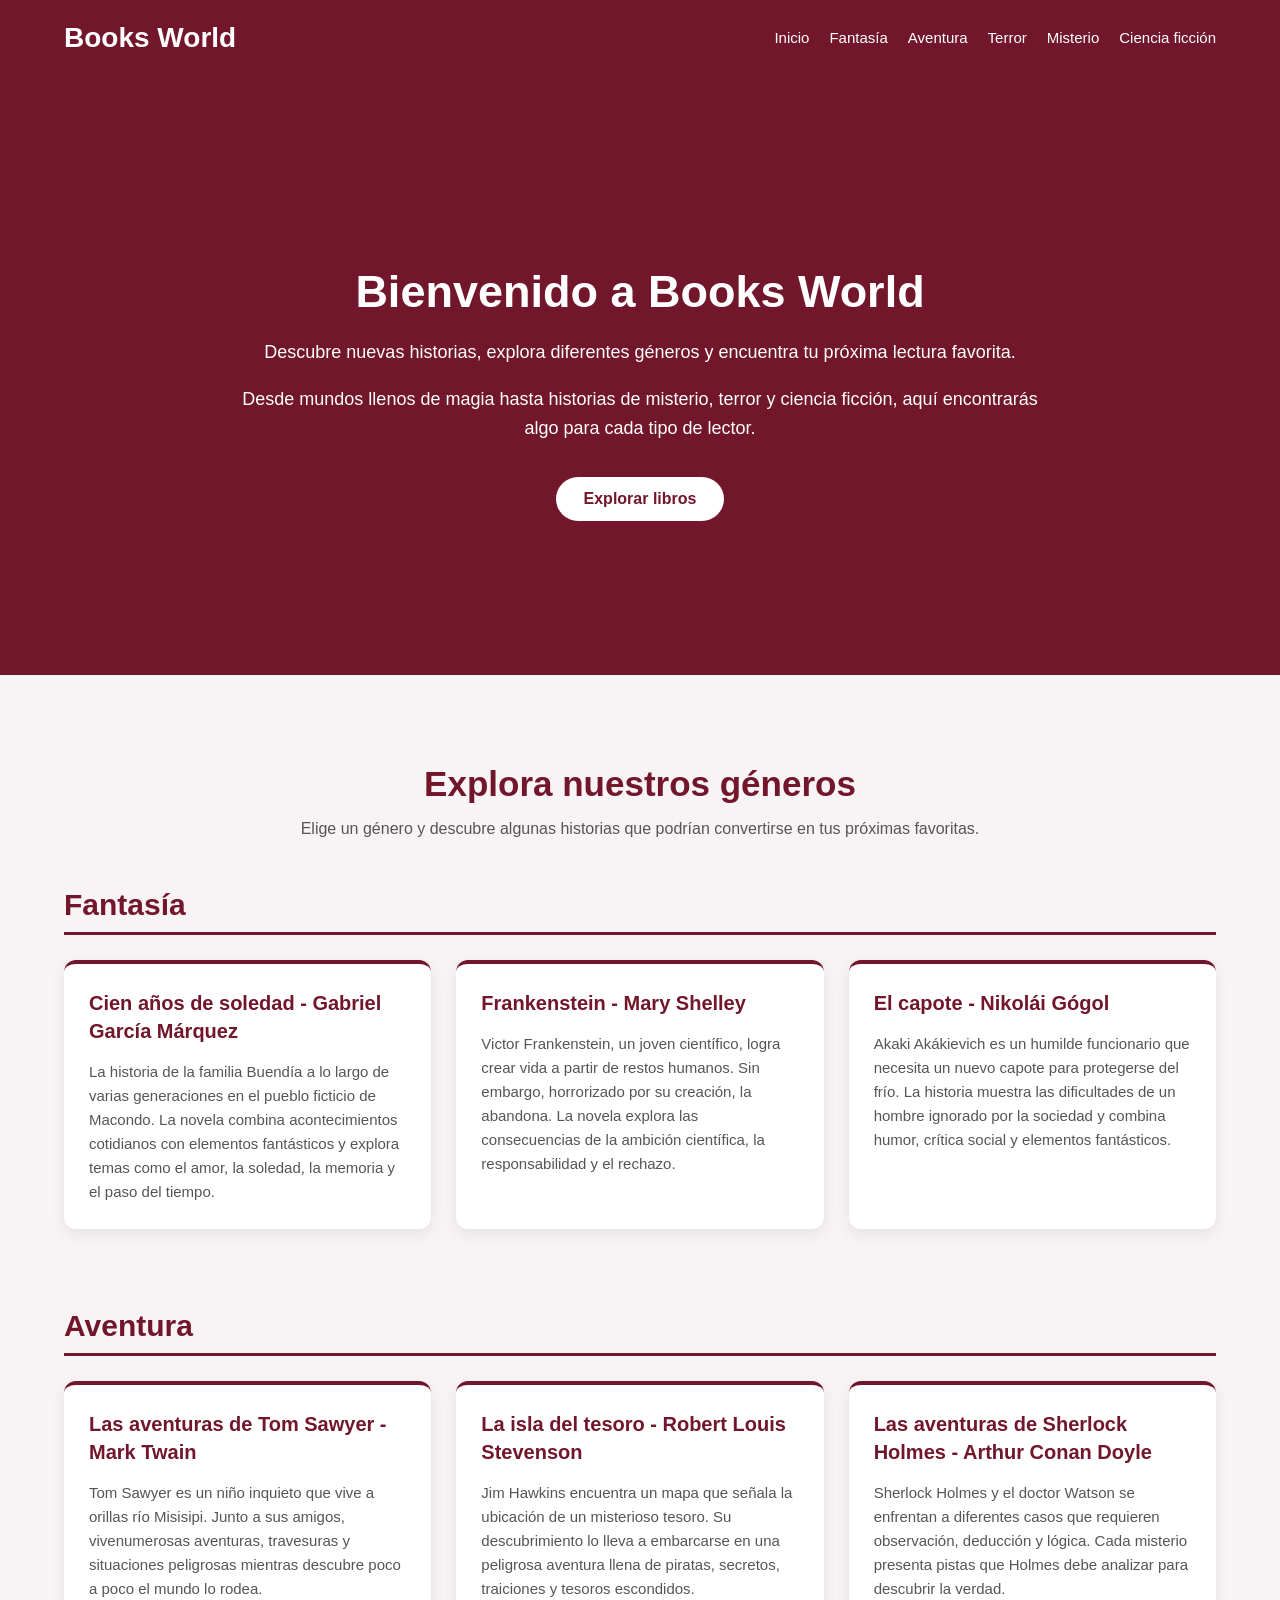
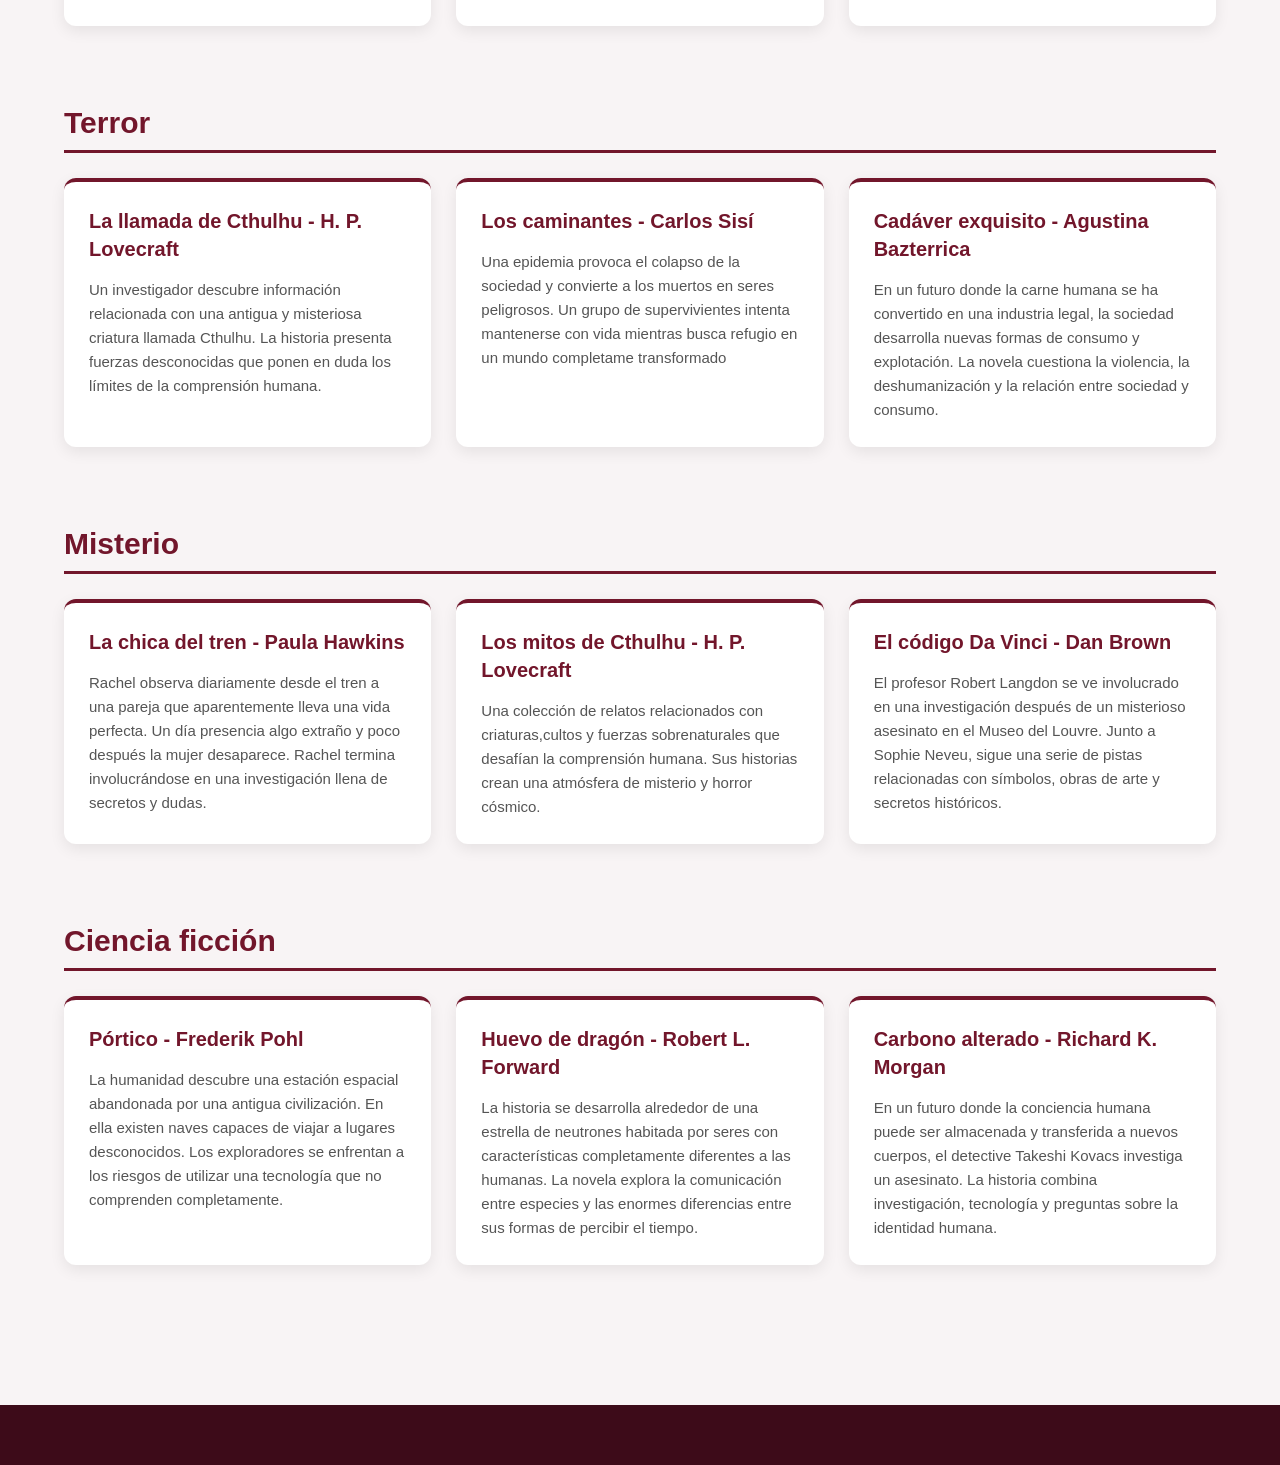
<file: index.html>
<!DOCTYPE html>
<html lang="es">

<head>
    <meta charset="UTF-8">
    <meta name="viewport" content="width=device-width, initial-scale=1.0">

    <meta name="description"
    content="Books World: descubre libros de fantasía, aventura, terror, misterio y ciencia ficción.">
    <title>Books World | Descubre tu próxima historia</title>
    <link rel="stylesheet" href="style.css">
</head>



<body>

    <!-- ENCABEZADO -->
    <header>

    <!-- MENÚ -->
    <div class="navbar">

        <div class="logo">
            <a href="#inicio">Books World</a>
        </div>

        <nav>
            <ul class="nav-links">
                <li><a href="#inicio">Inicio</a></li>
                <li><a href="#fantasia">Fantasía</a></li>
                <li><a href="#aventura">Aventura</a></li>
                <li><a href="#terror">Terror</a></li>
                <li><a href="#misterio">Misterio</a></li>
                <li><a href="#ciencia-ficcion">Ciencia ficción</a></li>
            </ul>
        </nav>

    </div>

</header>


<!-- MINI MENÚ -->
<div class="mini-menu">

    <a href="#inicio" class="mini-logo">
        Books World
    </a>

    <button class="menu-button" id="menu-button">
        ☰
    </button>

</div>


<!-- MENÚ QUE SE ABRE -->
<nav class="menu-desplegable" id="menu-desplegable">

    <a href="#inicio">Inicio</a>
    <a href="#fantasia">Fantasía</a>
    <a href="#aventura">Aventura</a>
    <a href="#terror">Terror</a>
    <a href="#misterio">Misterio</a>
    <a href="#ciencia-ficcion">Ciencia ficción</a>

</nav>



    <!-- CONTENIDO PRINCIPAL -->
    <main>

        <!-- SECCIÓN DE BIENVENIDA -->
        <section id="inicio" class="hero">

            <div class="hero-content">

                <h1>Bienvenido a Books World</h1>

                <p>
                    Descubre nuevas historias, explora diferentes géneros
                    y encuentra tu próxima lectura favorita.
                </p>

                <p>
                    Desde mundos llenos de magia hasta historias de misterio,
                    terror y ciencia ficción, aquí encontrarás algo para
                    cada tipo de lector.
                </p>

                <a href="#categorias-libros" class="btn">
                    Explorar libros
                </a>

            </div>

        </section>


        <!-- CATEGORÍAS DE LIBROS -->
        <section id="categorias-libros" class="categorias">

            <div class="section-title">

                <h2>Explora nuestros géneros</h2>

                <p>
                    Elige un género y descubre algunas historias que
                    podrían convertirse en tus próximas favoritas.
                </p>

            </div>


            <!-- FANTASÍA -->
            <article id="fantasia" class="categoria">
                <h2>Fantasía</h2>
                <div class="libros">
                    <section class="libro">
                        <h3>Cien años de soledad - Gabriel García Márquez</h3>
                        <p>La historia de la familia Buendía a lo largo de varias generaciones en el pueblo ficticio de Macondo. La novela combina acontecimientos cotidianos con elementos fantásticos y explora temas como el amor, la soledad, la memoria y el paso del tiempo.</p>
                    </section>
                    <section class="libro">
                        <h3>
                            Frankenstein - Mary Shelley
                        </h3>
                        <p>
                            Victor Frankenstein, un joven científico, logra
                            crear vida a partir de restos humanos. Sin embargo,
                            horrorizado por su creación, la abandona. La novela
                            explora las consecuencias de la ambición científica,
                            la responsabilidad y el rechazo.
                        </p>
                    </section>
                    <section class="libro">
                        <h3>
                            El capote - Nikolái Gógol
                        </h3>
                        <p>
                            Akaki Akákievich es un humilde funcionario que
                            necesita un nuevo capote para protegerse del frío.
                            La historia muestra las dificultades de un hombre
                            ignorado por la sociedad y combina humor, crítica
                            social y elementos fantásticos.</p>
                    </section>
                </div>
            </article>


            <!-- AVENTURA -->
            <article id="aventura" class="categoria">
                <h2>Aventura</h2>
                <div class="libros">
                    <section class="libro">
                        <h3>Las aventuras de Tom Sawyer - Mark Twain</h3>
                        <p>Tom Sawyer es un niño inquieto que vive a orillas río Misisipi. Junto a sus amigos, vivenumerosas aventuras, travesuras y situaciones peligrosas mientras descubre poco a poco el mundo lo rodea.</p>
                    </section>
                    <section class="libro">
                        <h3>La isla del tesoro - Robert Louis Stevenson</h3>
                        <p>Jim Hawkins encuentra un mapa que señala la ubicación de un misterioso tesoro. Su descubrimiento lo lleva a embarcarse en una peligrosa aventura llena de piratas, secretos, traiciones y tesoros escondidos.</p>
                    </section>
                    <section class="libro">
                        <h3>Las aventuras de Sherlock Holmes - Arthur Conan Doyle</h3>
                        <p>Sherlock Holmes y el doctor Watson se enfrentan a diferentes casos que requieren observación, deducción y lógica. Cada misterio presenta pistas que Holmes debe analizar para descubrir la verdad.</p>
                    </section>
                </div>
            </article>


            <!-- TERROR -->
            <article id="terror" class="categoria">
                <h2>Terror</h2>
                <div class="libros">
                    <section class="libro">
                        <h3>La llamada de Cthulhu - H. P. Lovecraft</h3>
                        <p>Un investigador descubre información relacionada con una antigua y misteriosa criatura llamada Cthulhu. La historia presenta fuerzas desconocidas que ponen en duda los límites de la comprensión humana.</p>
                    </section>
                    <section class="libro">
                        <h3>Los caminantes - Carlos Sisí</h3>
                        <p>Una epidemia provoca el colapso de la sociedad y convierte a los muertos en seres peligrosos. Un grupo de supervivientes intenta mantenerse con vida mientras busca refugio en un mundo completame transformado</p>
                    </section>
                    <section class="libro">
                        <h3>Cadáver exquisito - Agustina Bazterrica</h3>
                        <p>En un futuro donde la carne humana se ha convertido en una industria legal, la sociedad desarrolla nuevas formas de consumo y explotación. La novela cuestiona la violencia, la deshumanización y la relación entre sociedad y consumo.</p>
                    </section>
                </div>
            </article>


            <!-- MISTERIO -->
            <article id="misterio" class="categoria">
                <h2>Misterio</h2>
                <div class="libros">
                    <section class="libro">
                        <h3>La chica del tren - Paula Hawkins</h3>
                        <p>Rachel observa diariamente desde el tren a una pareja que aparentemente lleva una vida perfecta. Un día presencia algo extraño y poco después la mujer desaparece. Rachel termina involucrándose en una investigación llena de secretos y dudas.</p>
                    </section>
                    <section class="libro">
                        <h3>Los mitos de Cthulhu - H. P. Lovecraft</h3>
                        <p>Una colección de relatos relacionados con criaturas,cultos y fuerzas sobrenaturales que desafían la comprensión humana. Sus historias crean una atmósfera de misterio y horror cósmico.</p>
                    </section>
                    <section class="libro">
                        <h3>El código Da Vinci - Dan Brown</h3>
                        <p>El profesor Robert Langdon se ve involucrado en una investigación después de un misterioso asesinato en el Museo del Louvre. Junto a Sophie Neveu, sigue una serie de pistas relacionadas con símbolos, obras de arte y secretos históricos.</p>
                    </section>
                </div>
            </article>


            <!-- CIENCIA FICCIÓN -->
            <article id="ciencia-ficcion" class="categoria">
                <h2>Ciencia ficción</h2>
                <div class="libros">
                    <section class="libro">
                        <h3>Pórtico - Frederik Pohl</h3>
                        <p>La humanidad descubre una estación espacial abandonada por una antigua civilización. En ella existen naves capaces de viajar a lugares desconocidos. Los exploradores se enfrentan a los riesgos de utilizar una tecnología que no comprenden completamente.</p>
                    </section>
                    <section class="libro">
                        <h3>Huevo de dragón - Robert L. Forward</h3>
                        <p>La historia se desarrolla alrededor de una estrella de neutrones habitada por seres con características completamente diferentes a las humanas. La novela explora la comunicación entre especies y las enormes diferencias entre sus formas de percibir el tiempo.</p>
                    </section>
                    <section class="libro">
                        <h3> Carbono alterado - Richard K. Morgan
                        </h3>
                        <p>En un futuro donde la conciencia humana puede ser almacenada y transferida a nuevos cuerpos, el detective Takeshi Kovacs investiga un asesinato. La historia combina investigación, tecnología y preguntas sobre la identidad humana.</p>
                    </section>
                </div>
            </article>
        </section>
    </main>


    <!-- PIE DE PÁGINA -->
    <footer>

    </footer>


    <!-- JAVASCRIPT DEL MINI MENÚ -->
    <script>
        const miniMenu = document.querySelector(".mini-menu");
        const menuButton = document.querySelector("#menu-button");
        const menuDesplegable = document.querySelector("#menu-desplegable");

        /* Mostrar el mini menú cuando bajamos */
        window.addEventListener("scroll", function () {
            if (window.scrollY > 200) {
                miniMenu.classList.add("mostrar");

            } else {
                miniMenu.classList.remove("mostrar");
                menuDesplegable.classList.remove("abierto");
            }
        });

        /* Abrir y cerrar el menú */
        menuButton.addEventListener("click", function () {
            menuDesplegable.classList.toggle("abierto");
        });


        /* Cerrar el menú al seleccionar una opción */
        const enlaces = menuDesplegable.querySelectorAll("a");
        enlaces.forEach(function (enlace) {
            enlace.addEventListener("click", function () {
                menuDesplegable.classList.remove("abierto");
            });
        });
    </script>
</body>
</html>
</file>
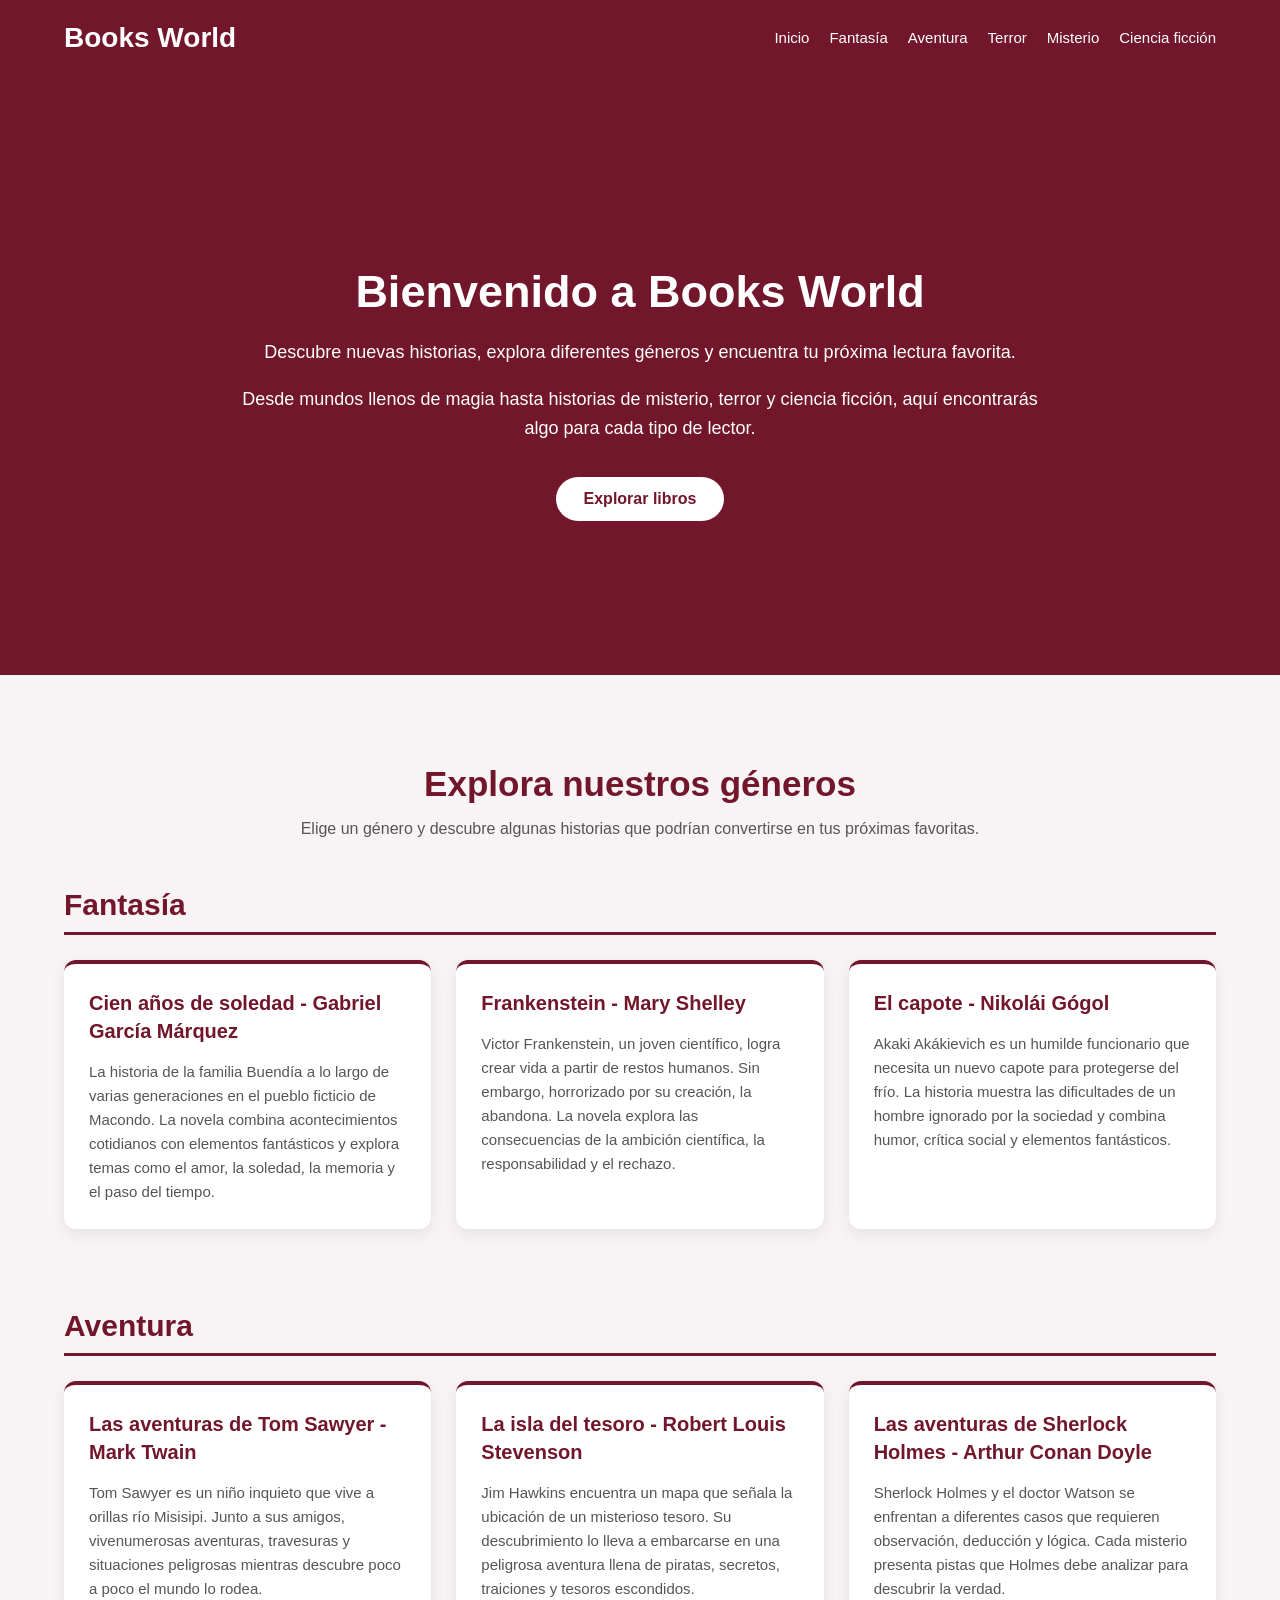
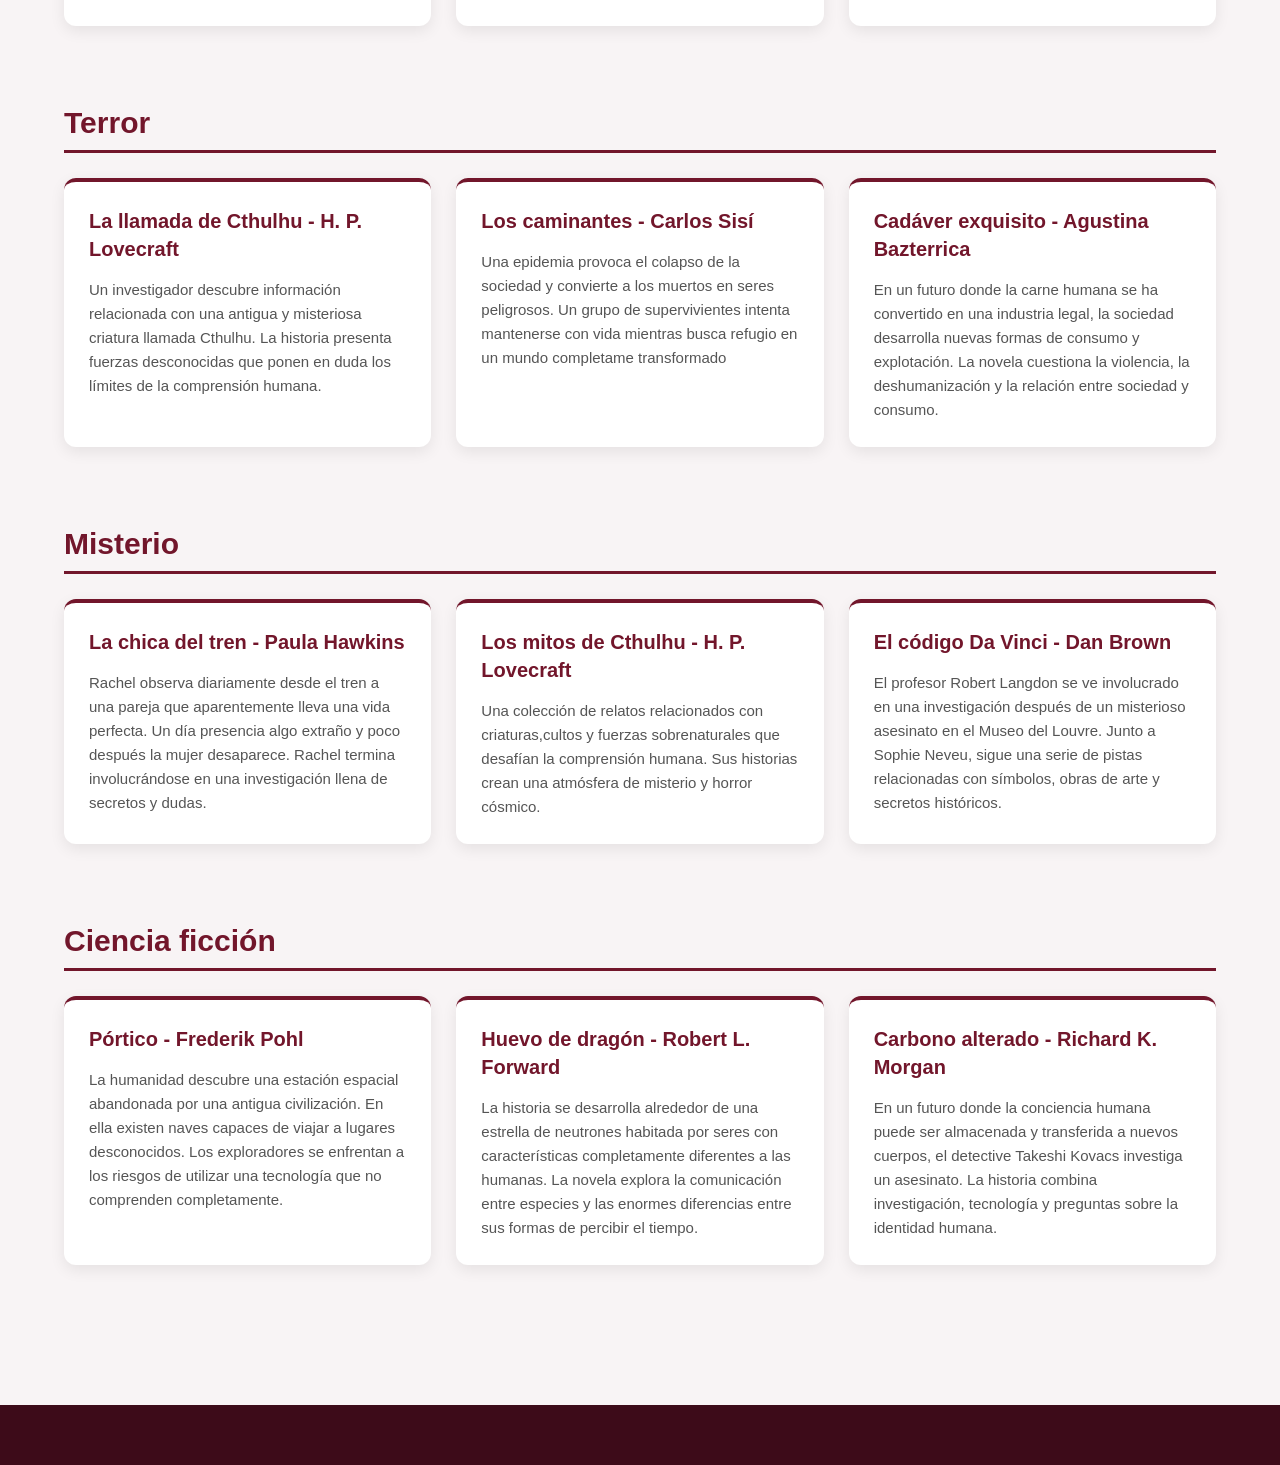
<file: Módulo 10 - desarrollo web/index.html>
<!DOCTYPE html>
<html lang="es">

<head>
    <meta charset="UTF-8">
    <meta name="viewport" content="width=device-width, initial-scale=1.0">

    <meta name="description"
    content="Books World: descubre libros de fantasía, aventura, terror, misterio y ciencia ficción.">
    <title>Books World | Descubre tu próxima historia</title>
    <link rel="stylesheet" href="style.css">
</head>



<body>

    <!-- ENCABEZADO -->
    <header>

    <!-- MENÚ -->
    <div class="navbar">

        <div class="logo">
            <a href="#inicio">Books World</a>
        </div>

        <nav>
            <ul class="nav-links">
                <li><a href="#inicio">Inicio</a></li>
                <li><a href="#fantasia">Fantasía</a></li>
                <li><a href="#aventura">Aventura</a></li>
                <li><a href="#terror">Terror</a></li>
                <li><a href="#misterio">Misterio</a></li>
                <li><a href="#ciencia-ficcion">Ciencia ficción</a></li>
            </ul>
        </nav>

    </div>

</header>


<!-- MINI MENÚ -->
<div class="mini-menu">

    <a href="#inicio" class="mini-logo">
        Books World
    </a>

    <button class="menu-button" id="menu-button">
        ☰
    </button>

</div>


<!-- MENÚ QUE SE ABRE -->
<nav class="menu-desplegable" id="menu-desplegable">

    <a href="#inicio">Inicio</a>
    <a href="#fantasia">Fantasía</a>
    <a href="#aventura">Aventura</a>
    <a href="#terror">Terror</a>
    <a href="#misterio">Misterio</a>
    <a href="#ciencia-ficcion">Ciencia ficción</a>

</nav>



    <!-- CONTENIDO PRINCIPAL -->
    <main>

        <!-- SECCIÓN DE BIENVENIDA -->
        <section id="inicio" class="hero">

            <div class="hero-content">

                <h1>Bienvenido a Books World</h1>

                <p>
                    Descubre nuevas historias, explora diferentes géneros
                    y encuentra tu próxima lectura favorita.
                </p>

                <p>
                    Desde mundos llenos de magia hasta historias de misterio,
                    terror y ciencia ficción, aquí encontrarás algo para
                    cada tipo de lector.
                </p>

                <a href="#categorias-libros" class="btn">
                    Explorar libros
                </a>

            </div>

        </section>


        <!-- CATEGORÍAS DE LIBROS -->
        <section id="categorias-libros" class="categorias">

            <div class="section-title">

                <h2>Explora nuestros géneros</h2>

                <p>
                    Elige un género y descubre algunas historias que
                    podrían convertirse en tus próximas favoritas.
                </p>

            </div>


            <!-- FANTASÍA -->
            <article id="fantasia" class="categoria">
                <h2>Fantasía</h2>
                <div class="libros">
                    <section class="libro">
                        <h3>Cien años de soledad - Gabriel García Márquez</h3>
                        <p>La historia de la familia Buendía a lo largo de varias generaciones en el pueblo ficticio de Macondo. La novela combina acontecimientos cotidianos con elementos fantásticos y explora temas como el amor, la soledad, la memoria y el paso del tiempo.</p>
                    </section>
                    <section class="libro">
                        <h3>
                            Frankenstein - Mary Shelley
                        </h3>
                        <p>
                            Victor Frankenstein, un joven científico, logra
                            crear vida a partir de restos humanos. Sin embargo,
                            horrorizado por su creación, la abandona. La novela
                            explora las consecuencias de la ambición científica,
                            la responsabilidad y el rechazo.
                        </p>
                    </section>
                    <section class="libro">
                        <h3>
                            El capote - Nikolái Gógol
                        </h3>
                        <p>
                            Akaki Akákievich es un humilde funcionario que
                            necesita un nuevo capote para protegerse del frío.
                            La historia muestra las dificultades de un hombre
                            ignorado por la sociedad y combina humor, crítica
                            social y elementos fantásticos.</p>
                    </section>
                </div>
            </article>


            <!-- AVENTURA -->
            <article id="aventura" class="categoria">
                <h2>Aventura</h2>
                <div class="libros">
                    <section class="libro">
                        <h3>Las aventuras de Tom Sawyer - Mark Twain</h3>
                        <p>Tom Sawyer es un niño inquieto que vive a orillas río Misisipi. Junto a sus amigos, vivenumerosas aventuras, travesuras y situaciones peligrosas mientras descubre poco a poco el mundo lo rodea.</p>
                    </section>
                    <section class="libro">
                        <h3>La isla del tesoro - Robert Louis Stevenson</h3>
                        <p>Jim Hawkins encuentra un mapa que señala la ubicación de un misterioso tesoro. Su descubrimiento lo lleva a embarcarse en una peligrosa aventura llena de piratas, secretos, traiciones y tesoros escondidos.</p>
                    </section>
                    <section class="libro">
                        <h3>Las aventuras de Sherlock Holmes - Arthur Conan Doyle</h3>
                        <p>Sherlock Holmes y el doctor Watson se enfrentan a diferentes casos que requieren observación, deducción y lógica. Cada misterio presenta pistas que Holmes debe analizar para descubrir la verdad.</p>
                    </section>
                </div>
            </article>


            <!-- TERROR -->
            <article id="terror" class="categoria">
                <h2>Terror</h2>
                <div class="libros">
                    <section class="libro">
                        <h3>La llamada de Cthulhu - H. P. Lovecraft</h3>
                        <p>Un investigador descubre información relacionada con una antigua y misteriosa criatura llamada Cthulhu. La historia presenta fuerzas desconocidas que ponen en duda los límites de la comprensión humana.</p>
                    </section>
                    <section class="libro">
                        <h3>Los caminantes - Carlos Sisí</h3>
                        <p>Una epidemia provoca el colapso de la sociedad y convierte a los muertos en seres peligrosos. Un grupo de supervivientes intenta mantenerse con vida mientras busca refugio en un mundo completame transformado</p>
                    </section>
                    <section class="libro">
                        <h3>Cadáver exquisito - Agustina Bazterrica</h3>
                        <p>En un futuro donde la carne humana se ha convertido en una industria legal, la sociedad desarrolla nuevas formas de consumo y explotación. La novela cuestiona la violencia, la deshumanización y la relación entre sociedad y consumo.</p>
                    </section>
                </div>
            </article>


            <!-- MISTERIO -->
            <article id="misterio" class="categoria">
                <h2>Misterio</h2>
                <div class="libros">
                    <section class="libro">
                        <h3>La chica del tren - Paula Hawkins</h3>
                        <p>Rachel observa diariamente desde el tren a una pareja que aparentemente lleva una vida perfecta. Un día presencia algo extraño y poco después la mujer desaparece. Rachel termina involucrándose en una investigación llena de secretos y dudas.</p>
                    </section>
                    <section class="libro">
                        <h3>Los mitos de Cthulhu - H. P. Lovecraft</h3>
                        <p>Una colección de relatos relacionados con criaturas,cultos y fuerzas sobrenaturales que desafían la comprensión humana. Sus historias crean una atmósfera de misterio y horror cósmico.</p>
                    </section>
                    <section class="libro">
                        <h3>El código Da Vinci - Dan Brown</h3>
                        <p>El profesor Robert Langdon se ve involucrado en una investigación después de un misterioso asesinato en el Museo del Louvre. Junto a Sophie Neveu, sigue una serie de pistas relacionadas con símbolos, obras de arte y secretos históricos.</p>
                    </section>
                </div>
            </article>


            <!-- CIENCIA FICCIÓN -->
            <article id="ciencia-ficcion" class="categoria">
                <h2>Ciencia ficción</h2>
                <div class="libros">
                    <section class="libro">
                        <h3>Pórtico - Frederik Pohl</h3>
                        <p>La humanidad descubre una estación espacial abandonada por una antigua civilización. En ella existen naves capaces de viajar a lugares desconocidos. Los exploradores se enfrentan a los riesgos de utilizar una tecnología que no comprenden completamente.</p>
                    </section>
                    <section class="libro">
                        <h3>Huevo de dragón - Robert L. Forward</h3>
                        <p>La historia se desarrolla alrededor de una estrella de neutrones habitada por seres con características completamente diferentes a las humanas. La novela explora la comunicación entre especies y las enormes diferencias entre sus formas de percibir el tiempo.</p>
                    </section>
                    <section class="libro">
                        <h3> Carbono alterado - Richard K. Morgan
                        </h3>
                        <p>En un futuro donde la conciencia humana puede ser almacenada y transferida a nuevos cuerpos, el detective Takeshi Kovacs investiga un asesinato. La historia combina investigación, tecnología y preguntas sobre la identidad humana.</p>
                    </section>
                </div>
            </article>
        </section>
    </main>


    <!-- PIE DE PÁGINA -->
    <footer>

    </footer>


    <!-- JAVASCRIPT DEL MINI MENÚ -->
    <script>
        const miniMenu = document.querySelector(".mini-menu");
        const menuButton = document.querySelector("#menu-button");
        const menuDesplegable = document.querySelector("#menu-desplegable");

        /* Mostrar el mini menú cuando bajamos */
        window.addEventListener("scroll", function () {
            if (window.scrollY > 200) {
                miniMenu.classList.add("mostrar");

            } else {
                miniMenu.classList.remove("mostrar");
                menuDesplegable.classList.remove("abierto");
            }
        });

        /* Abrir y cerrar el menú */
        menuButton.addEventListener("click", function () {
            menuDesplegable.classList.toggle("abierto");
        });


        /* Cerrar el menú al seleccionar una opción */
        const enlaces = menuDesplegable.querySelectorAll("a");
        enlaces.forEach(function (enlace) {
            enlace.addEventListener("click", function () {
                menuDesplegable.classList.remove("abierto");
            });
        });
    </script>
</body>
</html>
</file>
<file: style.css>
/* =========================
   CONFIGURACIÓN GENERAL
========================= */
html {
    scroll-behavior: smooth;
}

body {
    margin: 0;
    font-family: Arial, sans-serif;
    background-color: #f8f4f5;
    color: #333;
}


/* =========================
   ENCABEZADO
========================= */

header {
    width: 100%;
    background-color: #72162b;
}

.navbar {
    width: 90%;
    max-width: 1200px;
    min-height: 75px;
    margin: 0 auto;
    display: flex;
    align-items: center;
    justify-content: space-between;
}


/* =========================
   LOGO
========================= */

.logo a {
    color: white;
    text-decoration: none;
    font-size: 28px;
    font-weight: bold;
    transition: color 0.3s ease;
}

.logo a:hover {
    color: #f3c6d0;
}


/* =========================
   MENÚ PRINCIPAL
========================= */

.nav-links {
    display: flex;
    gap: 20px;
    list-style: none;
    margin: 0;
    padding: 0;
}

.nav-links a {
    position: relative;
    color: white;
    text-decoration: none;
    font-size: 15px;
    transition: color 0.3s ease;
}


/* Línea que aparece debajo */
.nav-links a::after {
    content: "";
    position: absolute;
    left: 0;
    bottom: -6px;
    width: 0;
    height: 2px;
    background-color: #f3c6d0;
    transition: width 0.3s ease;
}

.nav-links a:hover {
    color: #f3c6d0;
}

.nav-links a:hover::after {
    width: 100%;
}


/* =========================
   SECCIÓN DE BIENVENIDA
========================= */
.hero {
    min-height: 500px;
    display: flex;
    align-items: center;
    justify-content: center;
    text-align: center;
    padding: 50px 20px;
    background-color: #72162b;
    color: white;
}

.hero-content {
    max-width: 800px;
}

.hero h1 {
    font-size: 45px;
    margin-bottom: 20px;
}

.hero p {
    font-size: 18px;
    line-height: 1.6;
    margin-bottom: 15px;
}


/* =========================
   BOTÓN
========================= */

.btn {
    display: inline-block;
    margin-top: 20px;
    padding: 13px 28px;
    background-color: white;
    color: #72162b;
    text-decoration: none;
    font-weight: bold;
    border-radius: 25px;
    transition:
        transform 0.3s ease,
        background-color 0.3s ease,
        box-shadow 0.3s ease;
}

.btn:hover {
    background-color: #f3c6d0;
    transform: translateY(-3px);
    box-shadow: 0 8px 20px rgba(0, 0, 0, 0.15);
}


/* =========================
   CATEGORÍAS
========================= */

.categorias {
    width: 90%;
    max-width: 1200px;
    margin: 0 auto;
    padding: 60px 0;
}


/* Título principal */
.section-title {
    text-align: center;
    margin-bottom: 50px;
}

.section-title h2 {
    color: #72162b;
    font-size: 35px;
    margin-bottom: 10px;
}

.section-title p {
    color: #555;
    font-size: 16px;
}


/* =========================
   CADA GÉNERO
========================= */
.categoria {
    margin-bottom: 80px;

    /* Evita que el menú tape el título */
    scroll-margin-top: 90px;
}


/* Título del género */

.categoria > h2 {
    color: #72162b;
    font-size: 30px;
    margin-bottom: 25px;
    padding-bottom: 10px;
    border-bottom: 3px solid #72162b;
    transition:
        color 0.3s ease,
        padding-left 0.3s ease;
}


/* Efecto al pasar el ratón */
.categoria > h2:hover {
    color: #a83c57;
    padding-left: 8px;
}


/* =========================
   LIBROS
========================= */
.libros {
    display: grid;
    grid-template-columns: repeat(3, 1fr);
    gap: 25px;
}


/* =========================
   TARJETAS DE LIBROS
========================= */
.libro {
    background-color: white;
    padding: 25px;
    border-radius: 12px;
    border-top: 4px solid #72162b;
    box-shadow: 0 5px 15px rgba(0, 0, 0, 0.08);
    transition:
        transform 0.3s ease,
        box-shadow 0.3s ease;
}


/* Efecto al pasar el ratón */
.libro:hover {
    transform: translateY(-8px);
    box-shadow: 0 12px 25px rgba(114, 22, 43, 0.18);
}


/* Título del libro */

.libro h3 {
    color: #72162b;
    font-size: 20px;
    line-height: 1.4;
    margin-top: 0;
    margin-bottom: 15px;
}


/* Texto del libro */
.libro p {
    font-size: 15px;
    line-height: 1.6;
    margin: 0;
    color: #555;
}


/* =========================
   PIE DE PÁGINA
========================= */
footer {
    background-color: #3d0b19;
    color: white;
    text-align: center;
    padding: 30px 20px;
}

footer p {
    margin: 0;
}


/* =========================
   MINI MENÚ
========================= */
.mini-menu {
    position: fixed;
    top: 0;
    left: 0;
    width: 100%;
    height: 65px;
    background-color: #72162b;
    display: flex;
    align-items: center;
    justify-content: space-between;
    padding: 0 20px;
    box-sizing: border-box;
    z-index: 2000;
  
    /* Oculto inicialmente */
    transform: translateY(-100%);
    transition: transform 0.3s ease;
}


/* Cuando aparece */
.mini-menu.mostrar {
    transform: translateY(0);
}


/* =========================
   LOGO DEL MINI MENÚ
========================= */
.mini-logo {
    color: white;
    text-decoration: none;
    font-size: 22px;
    font-weight: bold;
}


/* =========================
   BOTÓN HAMBURGUESA
========================= */
.menu-button {
    background: none;
    border: none;
    color: white;
    font-size: 30px;
    cursor: pointer;
    padding: 5px 10px;
    transition: transform 0.2s ease;
}

.menu-button:hover {
    transform: scale(1.1);
}


/* =========================
   MENÚ DESPLEGABLE
========================= */
.menu-desplegable {
    position: fixed;
    top: 65px;
    right: 20px;
    width: 220px;
    background-color: white;
    box-shadow: 0 5px 20px rgba(0, 0, 0, 0.2);
    border-radius: 0 0 10px 10px;
    z-index: 1999;
    display: flex;
    flex-direction: column;
    overflow: hidden;

    /* Oculto inicialmente */
    opacity: 0;
    visibility: hidden;
    transform: translateY(-10px);
    transition:
        opacity 0.3s ease,
        transform 0.3s ease,
        visibility 0.3s ease;
}


/* Menú abierto */
.menu-desplegable.abierto {
    opacity: 1;
    visibility: visible;
    transform: translateY(0);
}


/* Enlaces del menú */

.menu-desplegable a {
    color: #72162b;
    text-decoration: none;
    padding: 15px 20px;
    font-size: 16px;
    border-bottom: 1px solid #eee;
    transition:
        background-color 0.2s ease,
        padding-left 0.2s ease;
}


/* Hover */
.menu-desplegable a:hover {
    background-color: #f7f2f3;
    color: #a83c57;
    padding-left: 25px;
}


/* =========================
   TABLETS
========================= */
@media (max-width: 900px) {
    .navbar {
        flex-direction: column;
        padding: 20px 0;
        gap: 15px;
    }
    .libros {
        grid-template-columns: repeat(2, 1fr);
    }
}


/* =========================
   CELULARES
========================= */
@media (max-width: 600px) {
    .navbar {
        width: 95%;
    }

    .logo a {
        font-size: 24px;
    }

    .nav-links {
        justify-content: center;
        flex-wrap: wrap;
        gap: 12px;
    }

    .nav-links a {
        font-size: 14px;
    }

    .libros {
        grid-template-columns: 1fr;
    }

    .hero {
        min-height: 450px;
        padding: 40px 20px;
    }

    .hero h1 {
        font-size: 32px;
    }

    .hero p {
        font-size: 16px;
    }

    .section-title h2 {
        font-size: 28px;
    }

    .categoria > h2 {
        font-size: 26px;
    }

    .mini-menu {
        height: 60px;
    }

    .menu-desplegable {
        top: 60px;
        right: 10px;
        width: 200px;
    }

}
</file>
<file: Módulo 10 - desarrollo web/style.css>
/* =========================
   CONFIGURACIÓN GENERAL
========================= */

html {
    scroll-behavior: smooth;
}

body {
    margin: 0;
    font-family: Arial, sans-serif;
    background-color: #f8f4f5;
    color: #333;
}


/* =========================
   ENCABEZADO
========================= */

header {
    width: 100%;
    background-color: #72162b;
}

.navbar {
    width: 90%;
    max-width: 1200px;
    min-height: 75px;
    margin: 0 auto;

    display: flex;
    align-items: center;
    justify-content: space-between;
}


/* =========================
   LOGO
========================= */

.logo a {
    color: white;
    text-decoration: none;

    font-size: 28px;
    font-weight: bold;

    transition: color 0.3s ease;
}

.logo a:hover {
    color: #f3c6d0;
}


/* =========================
   MENÚ PRINCIPAL
========================= */

.nav-links {
    display: flex;

    gap: 20px;

    list-style: none;

    margin: 0;
    padding: 0;
}

.nav-links a {
    position: relative;

    color: white;
    text-decoration: none;

    font-size: 15px;

    transition: color 0.3s ease;
}


/* Línea que aparece debajo */

.nav-links a::after {
    content: "";

    position: absolute;

    left: 0;
    bottom: -6px;

    width: 0;
    height: 2px;

    background-color: #f3c6d0;

    transition: width 0.3s ease;
}

.nav-links a:hover {
    color: #f3c6d0;
}

.nav-links a:hover::after {
    width: 100%;
}


/* =========================
   SECCIÓN DE BIENVENIDA
========================= */

.hero {
    min-height: 500px;

    display: flex;
    align-items: center;
    justify-content: center;

    text-align: center;

    padding: 50px 20px;

    background-color: #72162b;

    color: white;
}

.hero-content {
    max-width: 800px;
}

.hero h1 {
    font-size: 45px;

    margin-bottom: 20px;
}

.hero p {
    font-size: 18px;

    line-height: 1.6;

    margin-bottom: 15px;
}


/* =========================
   BOTÓN
========================= */

.btn {
    display: inline-block;

    margin-top: 20px;

    padding: 13px 28px;

    background-color: white;
    color: #72162b;

    text-decoration: none;

    font-weight: bold;

    border-radius: 25px;

    transition:
        transform 0.3s ease,
        background-color 0.3s ease,
        box-shadow 0.3s ease;
}

.btn:hover {
    background-color: #f3c6d0;

    transform: translateY(-3px);

    box-shadow: 0 8px 20px rgba(0, 0, 0, 0.15);
}


/* =========================
   CATEGORÍAS
========================= */

.categorias {
    width: 90%;
    max-width: 1200px;

    margin: 0 auto;

    padding: 60px 0;
}


/* Título principal */

.section-title {
    text-align: center;

    margin-bottom: 50px;
}

.section-title h2 {
    color: #72162b;

    font-size: 35px;

    margin-bottom: 10px;
}

.section-title p {
    color: #555;

    font-size: 16px;
}


/* =========================
   CADA GÉNERO
========================= */

.categoria {
    margin-bottom: 80px;

    /* Evita que el menú tape el título */
    scroll-margin-top: 90px;
}


/* Título del género */

.categoria > h2 {
    color: #72162b;

    font-size: 30px;

    margin-bottom: 25px;

    padding-bottom: 10px;

    border-bottom: 3px solid #72162b;

    transition:
        color 0.3s ease,
        padding-left 0.3s ease;
}


/* Efecto al pasar el ratón */

.categoria > h2:hover {
    color: #a83c57;

    padding-left: 8px;
}


/* =========================
   LIBROS
========================= */

.libros {
    display: grid;

    grid-template-columns: repeat(3, 1fr);

    gap: 25px;
}


/* =========================
   TARJETAS DE LIBROS
========================= */

.libro {
    background-color: white;

    padding: 25px;

    border-radius: 12px;

    border-top: 4px solid #72162b;

    box-shadow: 0 5px 15px rgba(0, 0, 0, 0.08);

    transition:
        transform 0.3s ease,
        box-shadow 0.3s ease;
}


/* Efecto al pasar el ratón */

.libro:hover {
    transform: translateY(-8px);

    box-shadow: 0 12px 25px rgba(114, 22, 43, 0.18);
}


/* Título del libro */

.libro h3 {
    color: #72162b;

    font-size: 20px;

    line-height: 1.4;

    margin-top: 0;
    margin-bottom: 15px;
}


/* Texto del libro */

.libro p {
    font-size: 15px;

    line-height: 1.6;

    margin: 0;

    color: #555;
}


/* =========================
   PIE DE PÁGINA
========================= */

footer {
    background-color: #3d0b19;

    color: white;

    text-align: center;

    padding: 30px 20px;
}

footer p {
    margin: 0;
}


/* =========================
   MINI MENÚ
========================= */

.mini-menu {
    position: fixed;

    top: 0;
    left: 0;

    width: 100%;
    height: 65px;

    background-color: #72162b;

    display: flex;

    align-items: center;
    justify-content: space-between;

    padding: 0 20px;

    box-sizing: border-box;

    z-index: 2000;

    /* Oculto inicialmente */

    transform: translateY(-100%);

    transition: transform 0.3s ease;
}


/* Cuando aparece */

.mini-menu.mostrar {
    transform: translateY(0);
}


/* =========================
   LOGO DEL MINI MENÚ
========================= */

.mini-logo {
    color: white;

    text-decoration: none;

    font-size: 22px;

    font-weight: bold;
}


/* =========================
   BOTÓN HAMBURGUESA
========================= */

.menu-button {
    background: none;

    border: none;

    color: white;

    font-size: 30px;

    cursor: pointer;

    padding: 5px 10px;

    transition: transform 0.2s ease;
}

.menu-button:hover {
    transform: scale(1.1);
}


/* =========================
   MENÚ DESPLEGABLE
========================= */

.menu-desplegable {
    position: fixed;

    top: 65px;
    right: 20px;

    width: 220px;

    background-color: white;

    box-shadow: 0 5px 20px rgba(0, 0, 0, 0.2);

    border-radius: 0 0 10px 10px;

    z-index: 1999;

    display: flex;

    flex-direction: column;

    overflow: hidden;

    /* Oculto inicialmente */

    opacity: 0;

    visibility: hidden;

    transform: translateY(-10px);

    transition:
        opacity 0.3s ease,
        transform 0.3s ease,
        visibility 0.3s ease;
}


/* Menú abierto */

.menu-desplegable.abierto {
    opacity: 1;

    visibility: visible;

    transform: translateY(0);
}


/* Enlaces del menú */

.menu-desplegable a {
    color: #72162b;

    text-decoration: none;

    padding: 15px 20px;

    font-size: 16px;

    border-bottom: 1px solid #eee;

    transition:
        background-color 0.2s ease,
        padding-left 0.2s ease;
}


/* Hover */

.menu-desplegable a:hover {
    background-color: #f7f2f3;

    color: #a83c57;

    padding-left: 25px;
}


/* =========================
   TABLETS
========================= */

@media (max-width: 900px) {

    .navbar {
        flex-direction: column;

        padding: 20px 0;

        gap: 15px;
    }

    .libros {
        grid-template-columns: repeat(2, 1fr);
    }

}


/* =========================
   CELULARES
========================= */

@media (max-width: 600px) {

    .navbar {
        width: 95%;
    }

    .logo a {
        font-size: 24px;
    }

    .nav-links {
        justify-content: center;

        flex-wrap: wrap;

        gap: 12px;
    }

    .nav-links a {
        font-size: 14px;
    }

    .libros {
        grid-template-columns: 1fr;
    }

    .hero {
        min-height: 450px;

        padding: 40px 20px;
    }

    .hero h1 {
        font-size: 32px;
    }

    .hero p {
        font-size: 16px;
    }

    .section-title h2 {
        font-size: 28px;
    }

    .categoria > h2 {
        font-size: 26px;
    }

    .mini-menu {
        height: 60px;
    }

    .menu-desplegable {
        top: 60px;

        right: 10px;

        width: 200px;
    }

}
</file>
